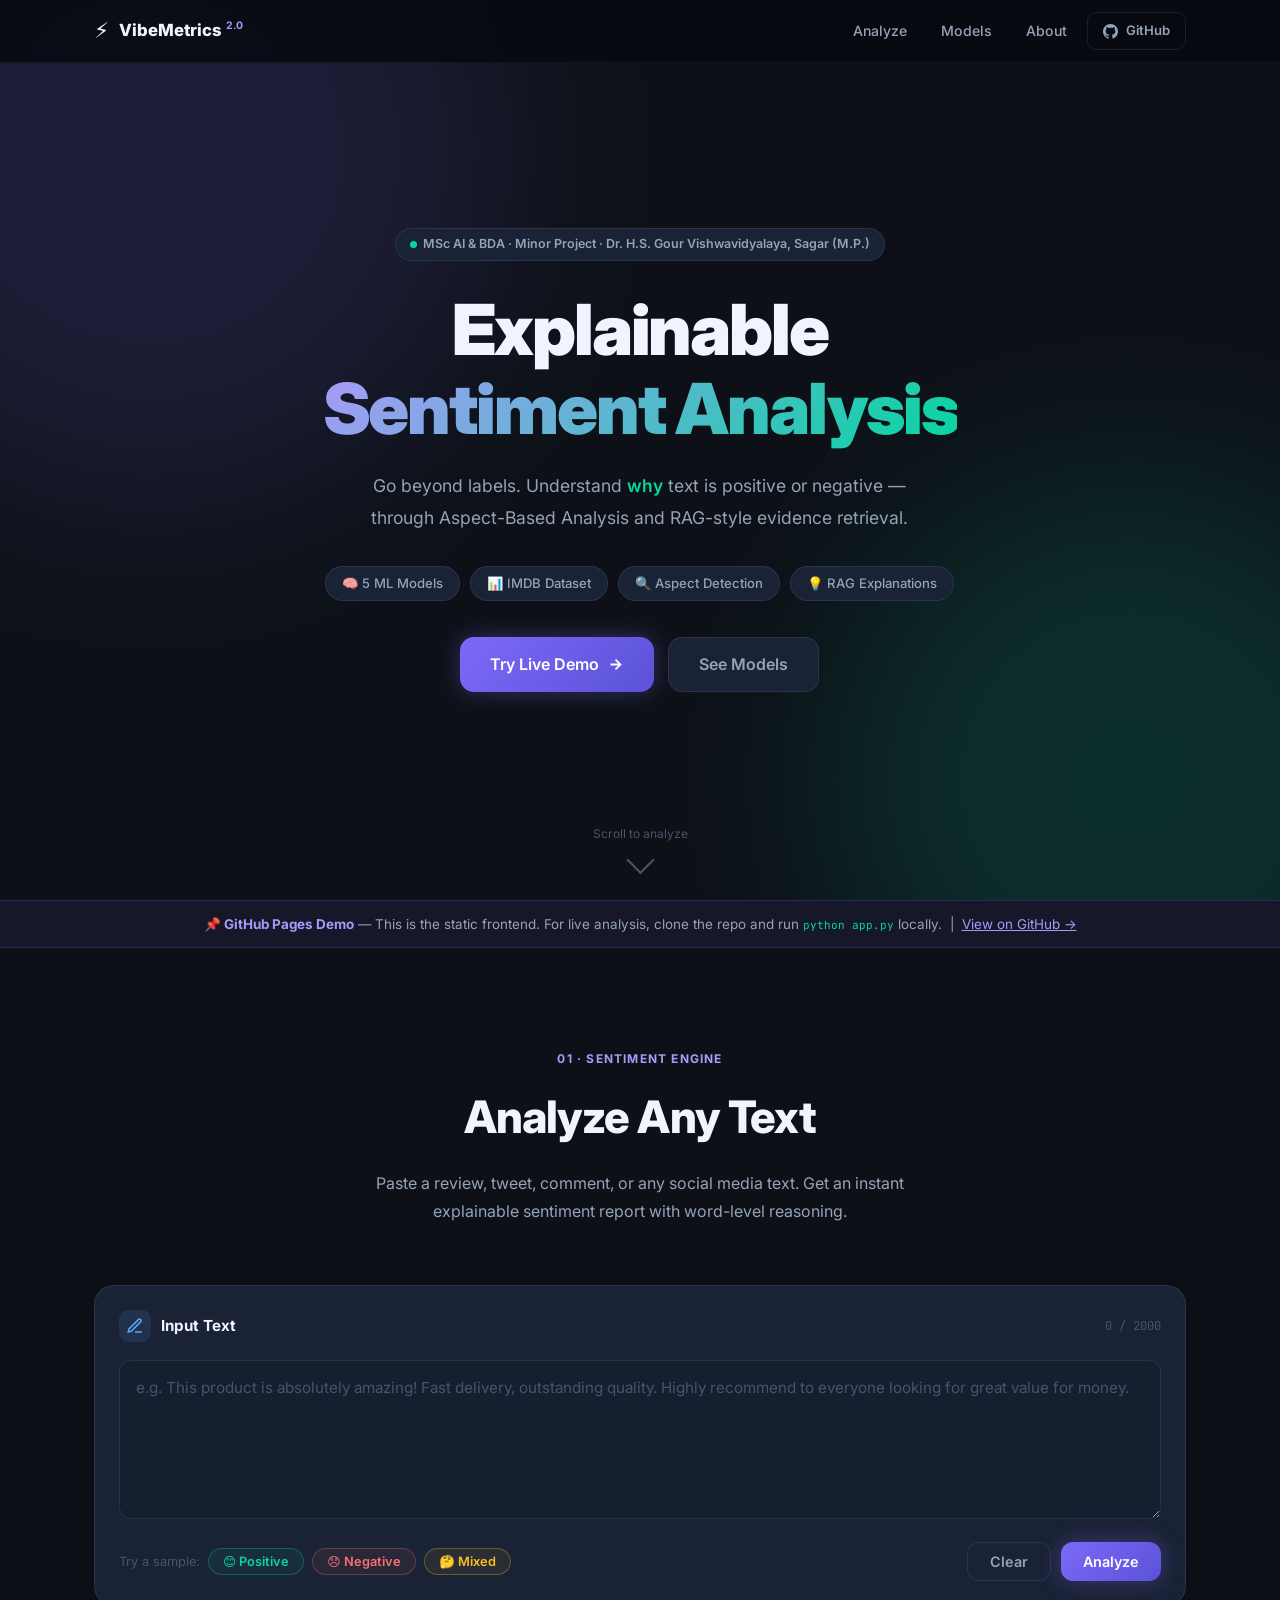
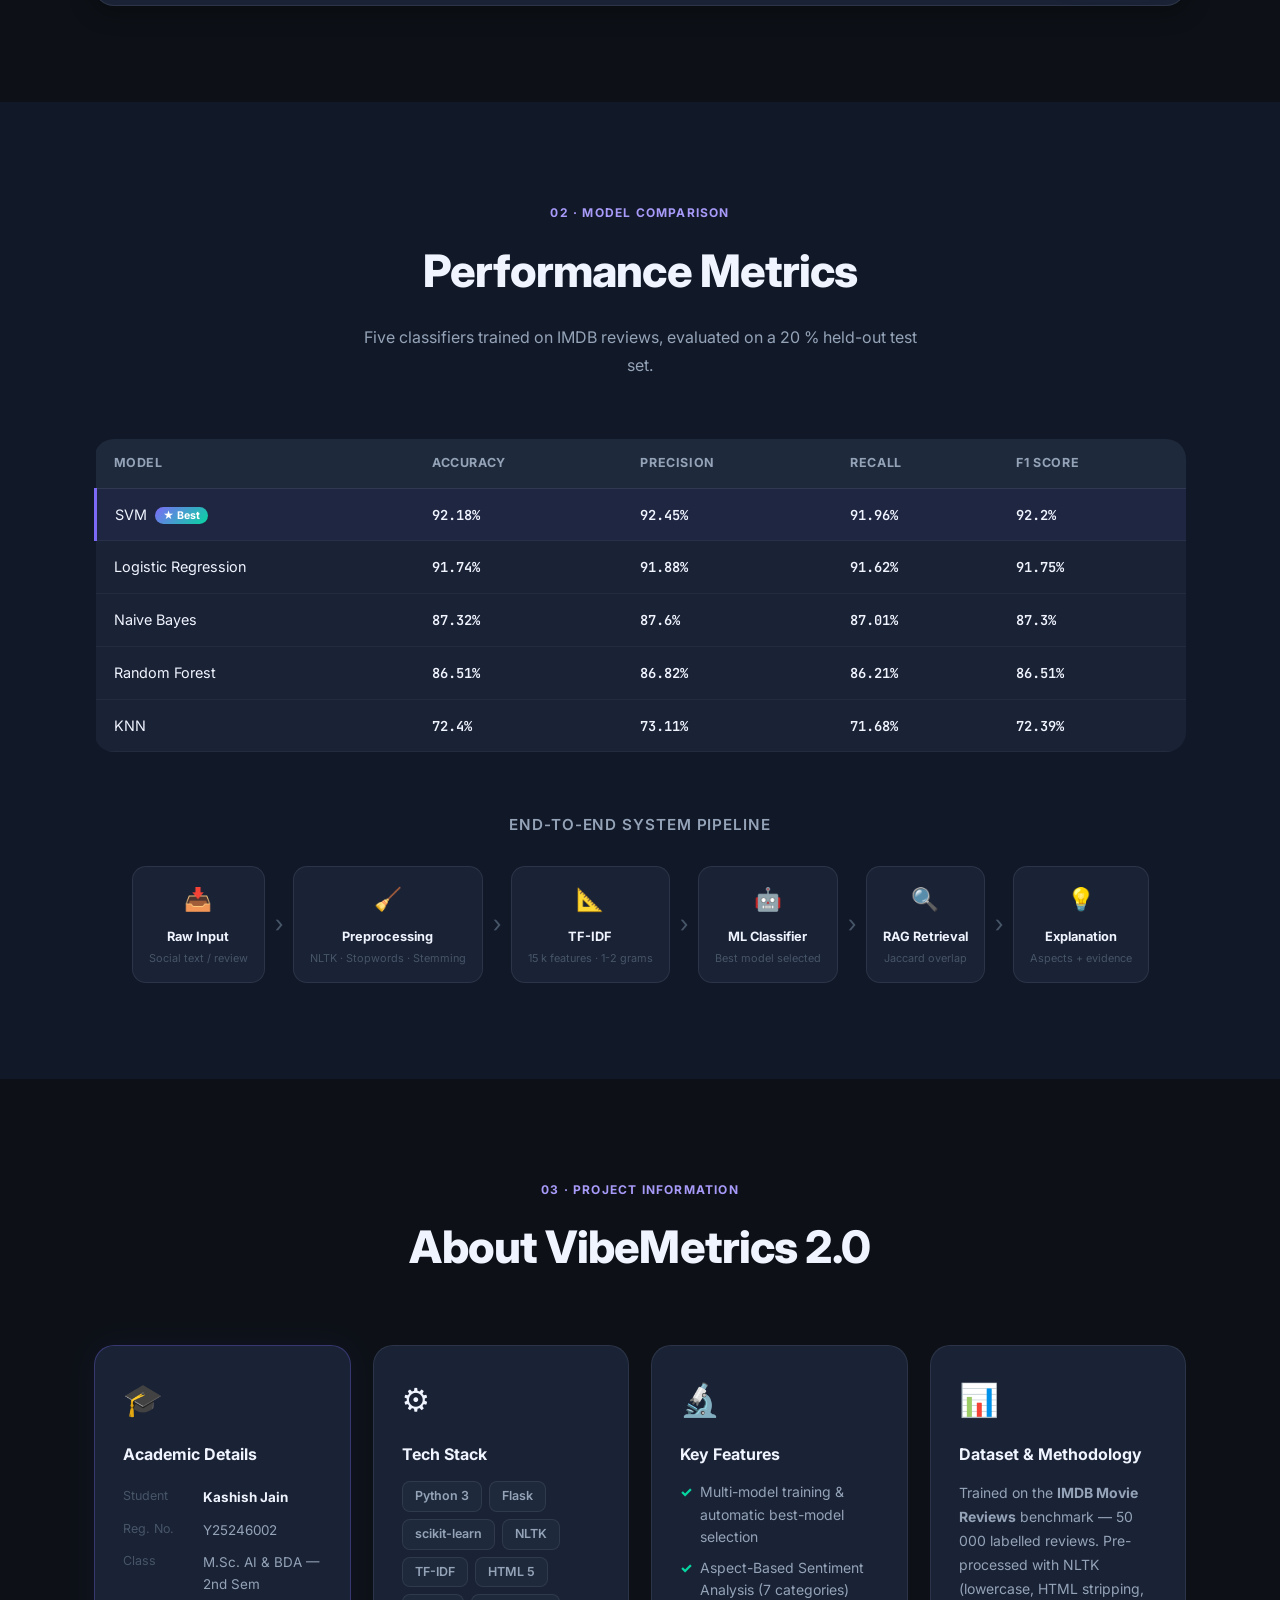
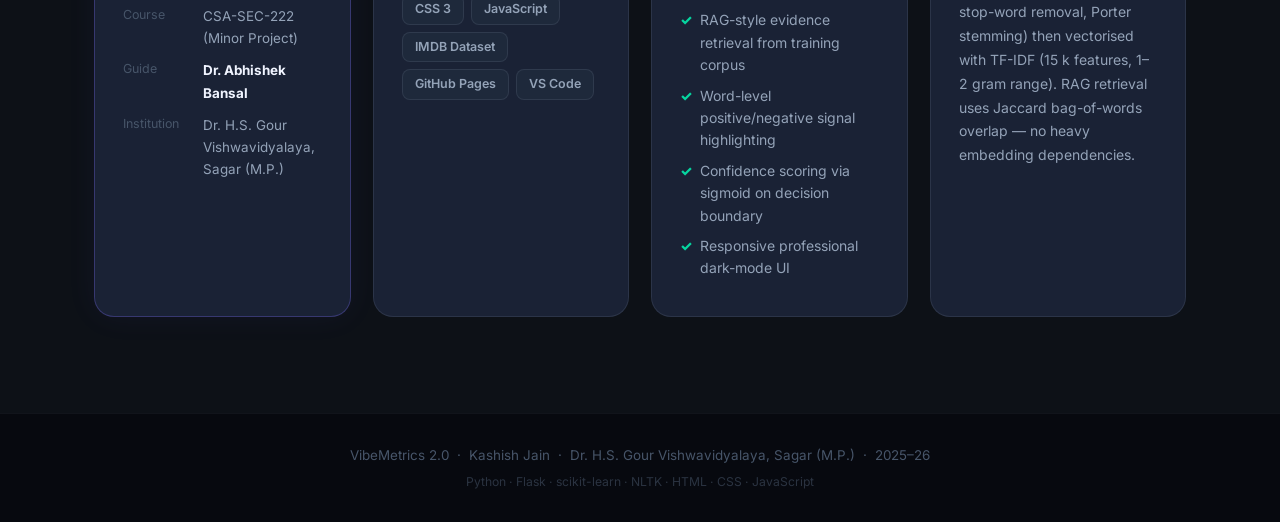
<file: docs/index.html>
<!DOCTYPE html>
<html lang="en">
<head>
  <meta charset="UTF-8"/>
  <meta name="viewport" content="width=device-width,initial-scale=1.0"/>
  <title>VibeMetrics 2.0 — Explainable Sentiment Analysis</title>
  <link rel="stylesheet" href="css/style.css"/>
  <link rel="preconnect" href="https://fonts.googleapis.com"/>
  <link href="https://fonts.googleapis.com/css2?family=Inter:wght@300;400;500;600;700;800;900&family=JetBrains+Mono:wght@400;600&display=swap" rel="stylesheet"/>
</head>
<body>

<nav class="nav">
  <div class="nav__inner">
    <a href="#" class="nav__brand">
      <span class="nav__logo">⚡</span>
      <span>VibeMetrics <sup>2.0</sup></span>
    </a>
    <div class="nav__links">
      <a href="#analyze" class="nav__link">Analyze</a>
      <a href="#models"  class="nav__link">Models</a>
      <a href="#about"   class="nav__link">About</a>
      <a href="https://github.com/your-username/vibemetrics-2.0"
         target="_blank" class="btn btn--sm btn--outline">
        <svg width="15" height="15" viewBox="0 0 24 24" fill="currentColor">
          <path d="M12 0C5.37 0 0 5.37 0 12c0 5.3 3.44 9.8 8.21 11.39.6.11.82-.26.82-.58v-2.23c-3.34.72-4.04-1.42-4.04-1.42-.54-1.39-1.33-1.76-1.33-1.76-1.09-.74.08-.73.08-.73 1.2.08 1.84 1.24 1.84 1.24 1.07 1.83 2.8 1.3 3.49.99.11-.78.42-1.3.76-1.6-2.67-.3-5.47-1.33-5.47-5.93 0-1.31.47-2.38 1.24-3.22-.13-.3-.54-1.52.12-3.18 0 0 1.01-.32 3.3 1.23a11.5 11.5 0 013-.4c1.02 0 2.04.13 3 .4 2.28-1.55 3.29-1.23 3.29-1.23.66 1.66.25 2.88.12 3.18.77.84 1.24 1.91 1.24 3.22 0 4.61-2.81 5.63-5.48 5.92.43.37.82 1.1.82 2.22v3.29c0 .32.19.69.8.58C20.57 21.8 24 17.3 24 12c0-6.63-5.37-12-12-12z"/>
        </svg>
        GitHub
      </a>
    </div>
  </div>
</nav>

<header class="hero">
  <div class="hero__glow hero__glow--1"></div>
  <div class="hero__glow hero__glow--2"></div>
  <div class="hero__content">
    <div class="chip chip--pulse">
      <span class="chip__dot"></span>
      MSc AI &amp; BDA · Minor Project · Dr. H.S. Gour Vishwavidyalaya, Sagar (M.P.)
    </div>
    <h1 class="hero__title">
      Explainable<br>
      <span class="text-gradient">Sentiment Analysis</span>
    </h1>
    <p class="hero__sub">
      Go beyond labels. Understand <em>why</em> text is positive or negative —
      through Aspect-Based Analysis and RAG-style evidence retrieval.
    </p>
    <div class="hero__badges">
      <span class="badge">🧠 5 ML Models</span>
      <span class="badge">📊 IMDB Dataset</span>
      <span class="badge">🔍 Aspect Detection</span>
      <span class="badge">💡 RAG Explanations</span>
    </div>
    <div class="hero__actions">
      <a href="#analyze" class="btn btn--primary btn--lg">
        Try Live Demo
        <svg width="17" height="17" viewBox="0 0 24 24" fill="none"
             stroke="currentColor" stroke-width="2.5">
          <path d="M5 12h14M12 5l7 7-7 7"/>
        </svg>
      </a>
      <a href="#models" class="btn btn--ghost btn--lg">See Models</a>
    </div>
  </div>
  <div class="hero__scroll-hint">
    <span>Scroll to analyze</span>
    <div class="scroll-arrow"></div>
  </div>
</header>

<!-- static demo notice -->
<div class="demo-notice">
  <strong>📌 GitHub Pages Demo</strong> — This is the static frontend.
  For live analysis, clone the repo and run <code>python app.py</code> locally.
  &nbsp;|&nbsp;
  <a href="https://github.com/your-username/vibemetrics-2.0" target="_blank">View on GitHub →</a>
</div>

<section id="analyze" class="section">
  <div class="container">
    <div class="section__header">
      <span class="section__label">01 · Sentiment Engine</span>
      <h2 class="section__title">Analyze Any Text</h2>
      <p class="section__sub">
        Paste a review, tweet, comment, or any social media text.
        Get an instant explainable sentiment report with word-level reasoning.
      </p>
    </div>

    <div class="panel" id="inputPanel">
      <div class="panel__header">
        <div class="panel__icon-wrap panel__icon-wrap--blue">
          <svg width="18" height="18" viewBox="0 0 24 24" fill="none"
               stroke="currentColor" stroke-width="2">
            <path d="M12 20h9M16.5 3.5a2.12 2.12 0 013 3L7 19l-4 1 1-4 12.5-12.5z"/>
          </svg>
        </div>
        <span class="panel__title">Input Text</span>
        <span class="panel__counter" id="charCount">0 / 2000</span>
      </div>
      <textarea id="textInput" class="textarea" maxlength="2000" rows="5"
        placeholder="e.g. This product is absolutely amazing! Fast delivery, outstanding quality. Highly recommend to everyone looking for great value for money."></textarea>
      <div class="input-footer">
        <div class="samples">
          <span class="samples__label">Try a sample:</span>
          <button class="tag tag--green" onclick="setSample('pos')">😊 Positive</button>
          <button class="tag tag--red"   onclick="setSample('neg')">😞 Negative</button>
          <button class="tag tag--gold"  onclick="setSample('mix')">🤔 Mixed</button>
        </div>
        <div class="input-footer__btns">
          <button class="btn btn--ghost" onclick="clearInput()">Clear</button>
          <button class="btn btn--primary" id="analyzeBtn" onclick="runDemo()">
            <span class="btn__label">Analyze</span>
            <span class="btn__spinner hidden"><span class="spinner"></span></span>
          </button>
        </div>
      </div>
    </div>

    <div class="error-box hidden" id="errorBox"></div>

    <div class="results hidden" id="results">
      <div class="results__row results__row--top">
        <div class="panel verdict" id="verdictPanel">
          <div class="verdict__emoji" id="verdictEmoji">😊</div>
          <div class="verdict__label" id="verdictLabel">Positive</div>
          <div class="ring-wrap">
            <svg class="ring" viewBox="0 0 120 120">
              <circle class="ring__track" cx="60" cy="60" r="48"/>
              <circle class="ring__fill" cx="60" cy="60" r="48" id="ringFill"
                      stroke-dasharray="301.59" stroke-dashoffset="301.59"/>
            </svg>
            <div class="ring__center">
              <span class="ring__num" id="ringNum">0</span>
              <span class="ring__unit">%</span>
            </div>
          </div>
          <p class="verdict__caption">Confidence Score</p>
          <div class="verdict__stats">
            <div class="vstat">
              <span class="vstat__val" id="wCount">—</span>
              <span class="vstat__key">Words</span>
            </div>
            <div class="vstat__div"></div>
            <div class="vstat">
              <span class="vstat__val" id="aCount">—</span>
              <span class="vstat__key">Aspects</span>
            </div>
          </div>
        </div>

        <div class="panel highlights">
          <div class="panel__header">
            <div class="panel__icon-wrap panel__icon-wrap--yellow">
              <svg width="16" height="16" viewBox="0 0 24 24" fill="none"
                   stroke="currentColor" stroke-width="2">
                <circle cx="11" cy="11" r="8"/><path d="m21 21-4.35-4.35"/>
              </svg>
            </div>
            <span class="panel__title">Word-Level Highlights</span>
          </div>
          <div class="hl-text" id="hlText"></div>
          <div class="hl-legend">
            <span class="hl-legend__item hl-legend__item--pos">■ Positive signal</span>
            <span class="hl-legend__item hl-legend__item--neg">■ Negative signal</span>
          </div>
        </div>
      </div>

      <div class="results__row results__row--bottom">
        <div class="panel aspects">
          <div class="panel__header">
            <div class="panel__icon-wrap panel__icon-wrap--purple">
              <svg width="16" height="16" viewBox="0 0 24 24" fill="none"
                   stroke="currentColor" stroke-width="2">
                <path d="M3 3h7v7H3zM14 3h7v7h-7zM14 14h7v7h-7zM3 14h7v7H3z"/>
              </svg>
            </div>
            <span class="panel__title">Aspect-Based Analysis</span>
          </div>
          <div class="aspects__list" id="aspectsList"></div>
        </div>

        <div class="panel rag">
          <div class="panel__header">
            <div class="panel__icon-wrap panel__icon-wrap--teal">
              <svg width="16" height="16" viewBox="0 0 24 24" fill="none"
                   stroke="currentColor" stroke-width="2">
                <path d="M21 15a2 2 0 01-2 2H7l-4 4V5a2 2 0 012-2h14a2 2 0 012 2z"/>
              </svg>
            </div>
            <span class="panel__title">Similar Examples</span>
            <span class="chip chip--sm">RAG Retrieval</span>
          </div>
          <p class="rag__desc">Supporting evidence retrieved from the training corpus:</p>
          <div class="rag__list" id="ragList"></div>
        </div>
      </div>
    </div>
  </div>
</section>

<section id="models" class="section section--alt">
  <div class="container">
    <div class="section__header">
      <span class="section__label">02 · Model Comparison</span>
      <h2 class="section__title">Performance Metrics</h2>
      <p class="section__sub">
        Five classifiers trained on IMDB reviews, evaluated on a 20 % held-out test set.
      </p>
    </div>
    <div id="modelArea"></div>
    <div class="pipeline">
      <h3 class="pipeline__title">End-to-End System Pipeline</h3>
      <div class="pipeline__steps">
        <div class="pipe-step"><div class="pipe-step__icon">📥</div><div class="pipe-step__name">Raw Input</div><div class="pipe-step__desc">Social text / review</div></div>
        <div class="pipe-step__arrow">›</div>
        <div class="pipe-step"><div class="pipe-step__icon">🧹</div><div class="pipe-step__name">Preprocessing</div><div class="pipe-step__desc">NLTK · Stopwords · Stemming</div></div>
        <div class="pipe-step__arrow">›</div>
        <div class="pipe-step"><div class="pipe-step__icon">📐</div><div class="pipe-step__name">TF-IDF</div><div class="pipe-step__desc">15 k features · 1-2 grams</div></div>
        <div class="pipe-step__arrow">›</div>
        <div class="pipe-step"><div class="pipe-step__icon">🤖</div><div class="pipe-step__name">ML Classifier</div><div class="pipe-step__desc">Best model selected</div></div>
        <div class="pipe-step__arrow">›</div>
        <div class="pipe-step"><div class="pipe-step__icon">🔍</div><div class="pipe-step__name">RAG Retrieval</div><div class="pipe-step__desc">Jaccard overlap</div></div>
        <div class="pipe-step__arrow">›</div>
        <div class="pipe-step"><div class="pipe-step__icon">💡</div><div class="pipe-step__name">Explanation</div><div class="pipe-step__desc">Aspects + evidence</div></div>
      </div>
    </div>
  </div>
</section>

<section id="about" class="section">
  <div class="container">
    <div class="section__header">
      <span class="section__label">03 · Project Information</span>
      <h2 class="section__title">About VibeMetrics 2.0</h2>
    </div>
    <div class="about-grid">
      <div class="about-card about-card--accent">
        <div class="about-card__icon">🎓</div>
        <h3>Academic Details</h3>
        <table class="info-table">
          <tr><td>Student</td><td><strong>Kashish Jain</strong></td></tr>
          <tr><td>Reg. No.</td><td>Y25246002</td></tr>
          <tr><td>Class</td><td>M.Sc. AI &amp; BDA — 2nd Sem</td></tr>
          <tr><td>Course</td><td>CSA-SEC-222 (Minor Project)</td></tr>
          <tr><td>Guide</td><td><strong>Dr. Abhishek Bansal</strong></td></tr>
          <tr><td>Institution</td><td>Dr. H.S. Gour Vishwavidyalaya, Sagar (M.P.)</td></tr>
        </table>
      </div>
      <div class="about-card">
        <div class="about-card__icon">⚙️</div>
        <h3>Tech Stack</h3>
        <div class="tech-cloud">
          <span class="tech">Python 3</span><span class="tech">Flask</span>
          <span class="tech">scikit-learn</span><span class="tech">NLTK</span>
          <span class="tech">TF-IDF</span><span class="tech">HTML 5</span>
          <span class="tech">CSS 3</span><span class="tech">JavaScript</span>
          <span class="tech">IMDB Dataset</span><span class="tech">GitHub Pages</span>
          <span class="tech">VS Code</span>
        </div>
      </div>
      <div class="about-card">
        <div class="about-card__icon">🔬</div>
        <h3>Key Features</h3>
        <ul class="feature-list">
          <li>Multi-model training &amp; automatic best-model selection</li>
          <li>Aspect-Based Sentiment Analysis (7 categories)</li>
          <li>RAG-style evidence retrieval from training corpus</li>
          <li>Word-level positive/negative signal highlighting</li>
          <li>Confidence scoring via sigmoid on decision boundary</li>
          <li>Responsive professional dark-mode UI</li>
        </ul>
      </div>
      <div class="about-card">
        <div class="about-card__icon">📊</div>
        <h3>Dataset &amp; Methodology</h3>
        <p>Trained on the <strong>IMDB Movie Reviews</strong> benchmark —
        50 000 labelled reviews. Pre-processed with NLTK (lowercase,
        HTML stripping, stop-word removal, Porter stemming) then vectorised
        with TF-IDF (15 k features, 1–2 gram range). RAG retrieval uses
        Jaccard bag-of-words overlap — no heavy embedding dependencies.</p>
      </div>
    </div>
  </div>
</section>

<footer class="footer">
  <div class="container footer__inner">
    <p class="footer__copy">VibeMetrics 2.0 &nbsp;·&nbsp; Kashish Jain &nbsp;·&nbsp; Dr. H.S. Gour Vishwavidyalaya, Sagar (M.P.) &nbsp;·&nbsp; 2025–26</p>
    <p class="footer__stack">Python · Flask · scikit-learn · NLTK · HTML · CSS · JavaScript</p>
  </div>
</footer>

<script src="js/demo.js"></script>
</body>
</html>
</file>
<file: docs/css/style.css>
/* ═══════════════════════════════════════════════════
   VibeMetrics 2.0  —  stylesheet
   ═══════════════════════════════════════════════════ */

/* ── Custom Properties ─────────────────────────────── */
:root {
  /* Backgrounds */
  --bg-0: #07090f;
  --bg-1: #0d1117;
  --bg-2: #111827;
  --bg-3: #161f30;
  --surface: #1a2235;
  --surface-2: #1e293b;
  --surface-3: #243044;

  /* Brand */
  --purple:   #7c6af7;
  --purple-l: #a89af9;
  --purple-d: #5b52d9;
  --teal:     #06d6a0;
  --teal-d:   #04a87d;
  --red:      #f87171;
  --gold:     #fbbf24;
  --blue:     #60a5fa;

  /* Semantic */
  --pos: #06d6a0;
  --neg: #f87171;
  --neu: #fbbf24;

  /* Text */
  --t1: #f0f4ff;
  --t2: #94a3b8;
  --t3: #475569;

  /* Borders */
  --b1: rgba(148,163,184,.14);
  --b2: rgba(148,163,184,.07);

  /* Misc */
  --r:  12px;
  --rL: 20px;
  --rXL:28px;
  --sh: 0 4px 24px rgba(0,0,0,.4);
  --shL:0 8px 48px rgba(0,0,0,.5);
  --tr: .22s cubic-bezier(.4,0,.2,1);
  --font:'Inter',system-ui,sans-serif;
  --mono:'JetBrains Mono',monospace;
}

/* ── Reset ─────────────────────────────────────────── */
*,*::before,*::after{box-sizing:border-box;margin:0;padding:0}
html{scroll-behavior:smooth;font-size:16px}
body{font-family:var(--font);background:var(--bg-1);color:var(--t1);
     line-height:1.65;overflow-x:hidden;-webkit-font-smoothing:antialiased}
a{text-decoration:none;color:inherit}
button{font-family:var(--font);cursor:pointer;border:none;background:none}
ul{list-style:none}

/* ── Utils ─────────────────────────────────────────── */
.container{max-width:1140px;margin:0 auto;padding:0 24px}
.hidden{display:none!important}
.text-gradient{
  background:linear-gradient(135deg,var(--purple-l),var(--teal));
  -webkit-background-clip:text;-webkit-text-fill-color:transparent;
  background-clip:text}

/* ── Spinner ───────────────────────────────────────── */
.spinner{display:inline-block;width:16px;height:16px;border-radius:50%;
         border:2px solid rgba(255,255,255,.25);border-top-color:#fff;
         animation:spin .65s linear infinite}
.spinner--dark{border-color:rgba(0,0,0,.15);border-top-color:var(--t3)}
@keyframes spin{to{transform:rotate(360deg)}}

/* ── Buttons ───────────────────────────────────────── */
.btn{display:inline-flex;align-items:center;gap:8px;padding:10px 22px;
     border-radius:var(--r);font-size:.9rem;font-weight:600;
     transition:var(--tr);white-space:nowrap;user-select:none}
.btn--primary{background:linear-gradient(135deg,var(--purple),var(--purple-d));
              color:#fff;box-shadow:0 0 22px rgba(124,106,247,.35)}
.btn--primary:hover{transform:translateY(-2px);box-shadow:0 0 32px rgba(124,106,247,.5)}
.btn--primary:active{transform:translateY(0)}
.btn--ghost{background:var(--surface);color:var(--t2);border:1px solid var(--b1)}
.btn--ghost:hover{background:var(--surface-2);color:var(--t1)}
.btn--outline{background:transparent;color:var(--t2);border:1px solid var(--b1)}
.btn--outline:hover{background:var(--surface);color:var(--t1)}
.btn--sm{padding:7px 15px;font-size:.82rem;border-radius:9px}
.btn--lg{padding:13px 30px;font-size:1rem;border-radius:14px}
.btn__spinner{display:flex;align-items:center}

/* ── Chips ─────────────────────────────────────────── */
.chip{display:inline-flex;align-items:center;gap:6px;padding:5px 14px;
      border-radius:100px;font-size:.78rem;font-weight:600;border:1px solid var(--b1);
      background:var(--surface);color:var(--t2)}
.chip--pulse .chip__dot{width:7px;height:7px;border-radius:50%;background:var(--teal);
                         animation:pulse 2s ease infinite}
.chip--sm{padding:3px 10px;font-size:.72rem;color:var(--purple-l);
          background:rgba(124,106,247,.1);border-color:rgba(124,106,247,.25)}
@keyframes pulse{0%,100%{box-shadow:0 0 0 0 rgba(6,214,160,.45)}
                 50%{box-shadow:0 0 0 6px rgba(6,214,160,0)}}

/* ── Tags (sample chips) ───────────────────────────── */
.tag{padding:5px 14px;border-radius:100px;font-size:.8rem;font-weight:600;
     border:1px solid;transition:var(--tr);cursor:pointer}
.tag--green{background:rgba(6,214,160,.07);border-color:rgba(6,214,160,.3);color:var(--teal)}
.tag--green:hover{background:rgba(6,214,160,.14)}
.tag--red{background:rgba(248,113,113,.07);border-color:rgba(248,113,113,.3);color:var(--red)}
.tag--red:hover{background:rgba(248,113,113,.14)}
.tag--gold{background:rgba(251,191,36,.07);border-color:rgba(251,191,36,.3);color:var(--gold)}
.tag--gold:hover{background:rgba(251,191,36,.14)}

/* ── Navbar ────────────────────────────────────────── */
.nav{position:fixed;top:0;left:0;right:0;z-index:200;
     background:rgba(7,9,15,.82);backdrop-filter:blur(16px);
     border-bottom:1px solid var(--b2)}
.nav__inner{max-width:1140px;margin:0 auto;padding:0 24px;
            height:62px;display:flex;align-items:center;justify-content:space-between}
.nav__brand{display:flex;align-items:center;gap:10px;
            font-size:1.05rem;font-weight:800;color:var(--t1)}
.nav__brand sup{font-size:.65rem;color:var(--purple-l);font-weight:700}
.nav__logo{font-size:1.35rem}
.nav__links{display:flex;align-items:center;gap:6px}
.nav__link{padding:6px 14px;border-radius:9px;font-size:.88rem;font-weight:500;
           color:var(--t2);transition:var(--tr)}
.nav__link:hover{color:var(--t1);background:var(--surface)}
.nav__hamburger{display:none;flex-direction:column;gap:5px;padding:8px;border-radius:8px}
.nav__hamburger span{display:block;width:22px;height:2px;background:var(--t2);
                     border-radius:2px;transition:var(--tr)}

/* ── Hero ──────────────────────────────────────────── */
.hero{min-height:100vh;display:flex;flex-direction:column;
      align-items:center;justify-content:center;
      text-align:center;padding:90px 24px 70px;position:relative;overflow:hidden}

.hero__particles{position:absolute;inset:0;pointer-events:none}
.hero__glow{position:absolute;border-radius:50%;pointer-events:none;
            filter:blur(90px);opacity:.14;animation:glow 9s ease-in-out infinite alternate}
.hero__glow--1{width:700px;height:700px;background:var(--purple);top:-200px;left:-200px}
.hero__glow--2{width:600px;height:600px;background:var(--teal);
               bottom:-180px;right:-150px;animation-delay:4s}
@keyframes glow{from{transform:scale(1)}to{transform:scale(1.12)}}

.hero__content{position:relative;z-index:1;max-width:800px}
.hero__content>.chip{margin-bottom:30px}

.hero__title{font-size:clamp(2.6rem,7vw,4.4rem);font-weight:900;
             line-height:1.12;letter-spacing:-.03em;margin-bottom:22px;color:var(--t1)}
.hero__sub{font-size:1.1rem;color:var(--t2);max-width:580px;
           margin:0 auto 32px;line-height:1.8}
.hero__sub em{color:var(--teal);font-style:normal;font-weight:600}

.hero__badges{display:flex;flex-wrap:wrap;gap:10px;justify-content:center;margin-bottom:36px}
.badge{background:var(--surface);border:1px solid var(--b1);border-radius:100px;
       padding:6px 16px;font-size:.82rem;font-weight:500;color:var(--t2)}

.hero__actions{display:flex;gap:14px;justify-content:center;flex-wrap:wrap}

.hero__scroll-hint{position:absolute;bottom:30px;left:50%;transform:translateX(-50%);
                   display:flex;flex-direction:column;align-items:center;gap:6px;
                   color:var(--t3);font-size:.75rem}
.scroll-arrow{width:20px;height:20px;border-right:2px solid var(--t3);
              border-bottom:2px solid var(--t3);transform:rotate(45deg);
              animation:bounce 1.6s ease infinite}
@keyframes bounce{0%,100%{transform:rotate(45deg) translate(0,0)}
                  50%{transform:rotate(45deg) translate(3px,3px)}}

/* ── Sections ──────────────────────────────────────── */
.section{padding:96px 0}
.section--alt{background:var(--bg-2)}

.section__header{text-align:center;margin-bottom:60px}
.section__label{display:inline-block;font-size:.75rem;font-weight:700;
                letter-spacing:.1em;text-transform:uppercase;
                color:var(--purple-l);margin-bottom:12px}
.section__title{font-size:clamp(1.9rem,4vw,2.8rem);font-weight:800;
                letter-spacing:-.02em;margin-bottom:14px}
.section__sub{font-size:1rem;color:var(--t2);max-width:580px;margin:0 auto;line-height:1.75}

/* ── Panels ────────────────────────────────────────── */
.panel{background:var(--surface);border:1px solid var(--b1);
       border-radius:var(--rL);padding:24px;box-shadow:var(--sh)}

.panel__header{display:flex;align-items:center;gap:10px;margin-bottom:18px;flex-wrap:wrap}
.panel__title{font-size:.95rem;font-weight:700;color:var(--t1);flex:1}
.panel__counter{font-size:.76rem;color:var(--t3);font-family:var(--mono)}

.panel__icon-wrap{width:32px;height:32px;border-radius:9px;
                  display:flex;align-items:center;justify-content:center;flex-shrink:0}
.panel__icon-wrap--blue  {background:rgba(96,165,250,.12);color:var(--blue)}
.panel__icon-wrap--yellow{background:rgba(251,191,36,.12); color:var(--gold)}
.panel__icon-wrap--purple{background:rgba(124,106,247,.12);color:var(--purple-l)}
.panel__icon-wrap--teal  {background:rgba(6,214,160,.12);  color:var(--teal)}

/* ── Textarea ──────────────────────────────────────── */
.textarea{width:100%;background:var(--bg-3);color:var(--t1);
          border:1px solid var(--b1);border-radius:var(--r);
          padding:14px 16px;font-family:var(--font);font-size:.95rem;
          resize:vertical;min-height:120px;outline:none;transition:var(--tr);line-height:1.7}
.textarea:focus{border-color:var(--purple);box-shadow:0 0 0 3px rgba(124,106,247,.14)}
.textarea::placeholder{color:var(--t3)}

.input-footer{display:flex;align-items:center;justify-content:space-between;
              flex-wrap:wrap;gap:14px;margin-top:16px}
.samples{display:flex;align-items:center;gap:8px;flex-wrap:wrap}
.samples__label{font-size:.8rem;color:var(--t3)}
.input-footer__btns{display:flex;gap:10px}

/* ── Error box ─────────────────────────────────────── */
.error-box{margin-top:20px;padding:14px 18px;border-radius:var(--r);
           background:rgba(248,113,113,.09);border:1px solid rgba(248,113,113,.28);
           color:var(--red);font-size:.9rem}

/* ── Results ───────────────────────────────────────── */
.results{margin-top:36px;display:flex;flex-direction:column;gap:20px;
         animation:fadeUp .4s ease both}
@keyframes fadeUp{from{opacity:0;transform:translateY(18px)}to{opacity:1;transform:translateY(0)}}

.results__row--top{display:grid;grid-template-columns:220px 1fr;gap:20px;align-items:start}
.results__row--bottom{display:grid;grid-template-columns:1fr 1fr;gap:20px}

/* ── Verdict card ──────────────────────────────────── */
.verdict{display:flex;flex-direction:column;align-items:center;gap:14px;text-align:center}
.verdict__emoji{font-size:2.8rem;line-height:1}
.verdict__label{font-size:1.55rem;font-weight:800;letter-spacing:-.01em;color:var(--pos)}
.verdict__label--neg{color:var(--neg)}
.verdict__caption{font-size:.78rem;color:var(--t3)}

/* Ring */
.ring-wrap{position:relative;width:118px;height:118px}
.ring{width:118px;height:118px;transform:rotate(-90deg)}
.ring__track{fill:none;stroke:var(--b2);stroke-width:8}
.ring__fill{fill:none;stroke:var(--pos);stroke-width:8;stroke-linecap:round;
            transition:stroke-dashoffset 1.1s cubic-bezier(.4,0,.2,1)}
.ring__fill--neg{stroke:var(--neg)}
.ring__center{position:absolute;inset:0;display:flex;align-items:center;
              justify-content:center;gap:2px}
.ring__num{font-size:1.65rem;font-weight:800;font-family:var(--mono);color:var(--t1)}
.ring__unit{font-size:.78rem;color:var(--t2);align-self:flex-end;padding-bottom:6px}

.verdict__stats{display:flex;align-items:center;gap:12px;width:100%}
.vstat{flex:1;text-align:center}
.vstat__val{display:block;font-size:1.1rem;font-weight:700;font-family:var(--mono)}
.vstat__key{font-size:.72rem;color:var(--t3);text-transform:uppercase;letter-spacing:.06em}
.vstat__div{width:1px;height:28px;background:var(--b1)}

/* ── Word Highlights ───────────────────────────────── */
.highlights{display:flex;flex-direction:column}
.hl-text{font-size:.95rem;line-height:2;color:var(--t2);flex:1;min-height:70px}
.hl-pos{background:rgba(6,214,160,.16);color:var(--teal);
        border-radius:4px;padding:1px 5px;font-weight:600}
.hl-neg{background:rgba(248,113,113,.16);color:var(--red);
        border-radius:4px;padding:1px 5px;font-weight:600}
.hl-legend{display:flex;gap:20px;margin-top:14px}
.hl-legend__item{font-size:.78rem;color:var(--t3)}
.hl-legend__item--pos{color:var(--teal)}
.hl-legend__item--neg{color:var(--red)}

/* ── Aspect bars ───────────────────────────────────── */
.aspects__list{display:flex;flex-direction:column;gap:12px}
.aspect-row{display:grid;grid-template-columns:110px 1fr 88px 52px;
            align-items:center;gap:12px}
.aspect-row__name{font-size:.84rem;font-weight:600;color:var(--t2)}
.aspect-row__bar-bg{background:var(--bg-3);border-radius:100px;height:6px;overflow:hidden}
.aspect-row__bar{height:100%;border-radius:100px;
                 transition:width .9s cubic-bezier(.4,0,.2,1)}
.bar--pos{background:linear-gradient(90deg,var(--teal),var(--purple-l))}
.bar--neg{background:linear-gradient(90deg,var(--red),#fca5a5)}
.bar--neu{background:linear-gradient(90deg,var(--gold),#fde68a)}
.aspect-row__sent{font-size:.76rem;font-weight:700;text-align:center;
                  padding:2px 8px;border-radius:100px}
.sent--pos{background:rgba(6,214,160,.1);color:var(--teal)}
.sent--neg{background:rgba(248,113,113,.1);color:var(--red)}
.sent--neu{background:rgba(251,191,36,.1);color:var(--gold)}
.aspect-row__pct{font-size:.78rem;color:var(--t3);font-family:var(--mono);text-align:right}

/* ── RAG list ──────────────────────────────────────── */
.rag{display:flex;flex-direction:column}
.rag__desc{font-size:.84rem;color:var(--t3);margin-bottom:14px}
.rag__list{display:flex;flex-direction:column;gap:10px}
.rag__item{display:flex;gap:12px;background:var(--bg-3);border:1px solid var(--b2);
           border-radius:10px;padding:12px 14px;
           animation:fadeUp .3s ease both}
.rag__num{min-width:24px;height:24px;border-radius:50%;background:var(--surface-2);
          display:flex;align-items:center;justify-content:center;
          font-size:.72rem;font-weight:700;color:var(--t3);flex-shrink:0}
.rag__text{font-size:.86rem;color:var(--t2);line-height:1.55}

/* ── Model metrics table ───────────────────────────── */
.model-table{width:100%;border-collapse:collapse;border-radius:var(--rL);overflow:hidden}
.model-table th{background:var(--surface-2);padding:14px 18px;text-align:left;
                font-size:.78rem;font-weight:700;color:var(--t2);
                letter-spacing:.05em;text-transform:uppercase;border-bottom:1px solid var(--b1)}
.model-table td{padding:14px 18px;font-size:.9rem;border-bottom:1px solid var(--b2)}
.model-table tbody tr{background:var(--surface);transition:var(--tr)}
.model-table tbody tr:hover td{background:var(--surface-2)}
.model-table tbody tr.is-best td{background:rgba(124,106,247,.06)}
.model-table tbody tr.is-best td:first-child{border-left:3px solid var(--purple)}
.mono{font-family:var(--mono);font-size:.86rem;font-weight:600}
.best-tag{background:linear-gradient(135deg,var(--purple),var(--teal));
          color:#fff;font-size:.66rem;font-weight:700;
          padding:2px 8px;border-radius:100px;vertical-align:middle;margin-left:8px}

.loading-row{display:flex;align-items:center;justify-content:center;
             gap:12px;color:var(--t3);padding:48px;font-size:.9rem}

/* ── Pipeline ──────────────────────────────────────── */
.pipeline{margin-top:60px}
.pipeline__title{text-align:center;font-size:.95rem;font-weight:600;
                 color:var(--t2);margin-bottom:28px;text-transform:uppercase;
                 letter-spacing:.06em}
.pipeline__steps{display:flex;align-items:center;justify-content:center;
                 flex-wrap:wrap;gap:8px}
.pipe-step{background:var(--surface);border:1px solid var(--b1);
           border-radius:14px;padding:14px 16px;text-align:center;min-width:115px}
.pipe-step__icon{font-size:1.4rem;margin-bottom:8px}
.pipe-step__name{font-size:.8rem;font-weight:700;color:var(--t1);margin-bottom:3px}
.pipe-step__desc{font-size:.68rem;color:var(--t3)}
.pipe-step__arrow{font-size:1.5rem;color:var(--t3);padding:0 2px}

/* ── About grid ────────────────────────────────────── */
.about-grid{display:grid;grid-template-columns:repeat(auto-fit,minmax(250px,1fr));gap:22px}
.about-card{background:var(--surface);border:1px solid var(--b1);
            border-radius:var(--rL);padding:28px}
.about-card--accent{border-color:rgba(124,106,247,.3);
                    box-shadow:0 0 32px rgba(124,106,247,.06)}
.about-card__icon{font-size:2rem;margin-bottom:14px}
.about-card h3{font-size:1rem;font-weight:700;margin-bottom:14px}
.about-card p{font-size:.875rem;color:var(--t2);line-height:1.7}

.info-table{width:100%;border-collapse:collapse;font-size:.84rem}
.info-table td{padding:5px 0;vertical-align:top;color:var(--t2)}
.info-table td:first-child{color:var(--t3);width:80px;font-size:.78rem}
.info-table td strong{color:var(--t1)}

.tech-cloud{display:flex;flex-wrap:wrap;gap:7px}
.tech{background:var(--surface-2);border:1px solid var(--b1);border-radius:8px;
      padding:4px 12px;font-size:.78rem;font-weight:600;color:var(--t2)}

.feature-list li{position:relative;padding-left:20px;font-size:.875rem;
                 color:var(--t2);margin-bottom:8px;line-height:1.6}
.feature-list li::before{content:'✓';position:absolute;left:0;
                          color:var(--teal);font-weight:800}

/* ── Footer ────────────────────────────────────────── */
.footer{background:var(--bg-0);border-top:1px solid var(--b2);padding:30px 24px;text-align:center}
.footer__inner{display:flex;flex-direction:column;gap:6px;align-items:center}
.footer__copy{font-size:.84rem;color:var(--t3)}
.footer__stack{font-size:.76rem;color:var(--t3);opacity:.55}

/* ══════════════════════════════════════════════
   Responsive
══════════════════════════════════════════════ */
@media(max-width:900px){
  .results__row--top{grid-template-columns:1fr}
  .results__row--bottom{grid-template-columns:1fr}
  .verdict{flex-direction:row;flex-wrap:wrap;justify-content:center}
}

@media(max-width:680px){
  .nav__links .nav__link{display:none}
  .nav__links .btn--outline{display:none}
  .hero__title{font-size:2.4rem}
  .aspect-row{grid-template-columns:90px 1fr 78px}
  .aspect-row__pct{display:none}
  .pipeline__steps{flex-direction:column;align-items:stretch}
  .pipe-step__arrow{transform:rotate(90deg);align-self:center}
  .about-grid{grid-template-columns:1fr}
}

/* demo notice */
.demo-notice{background:rgba(124,106,247,.08);border-top:1px solid rgba(124,106,247,.2);
             border-bottom:1px solid rgba(124,106,247,.2);padding:12px 24px;
             text-align:center;font-size:.84rem;color:var(--t2)}
.demo-notice strong{color:var(--purple-l)}
.demo-notice code{font-family:var(--mono);color:var(--teal);font-size:.82em}
.demo-notice a{color:var(--purple-l);text-decoration:underline}
</file>
